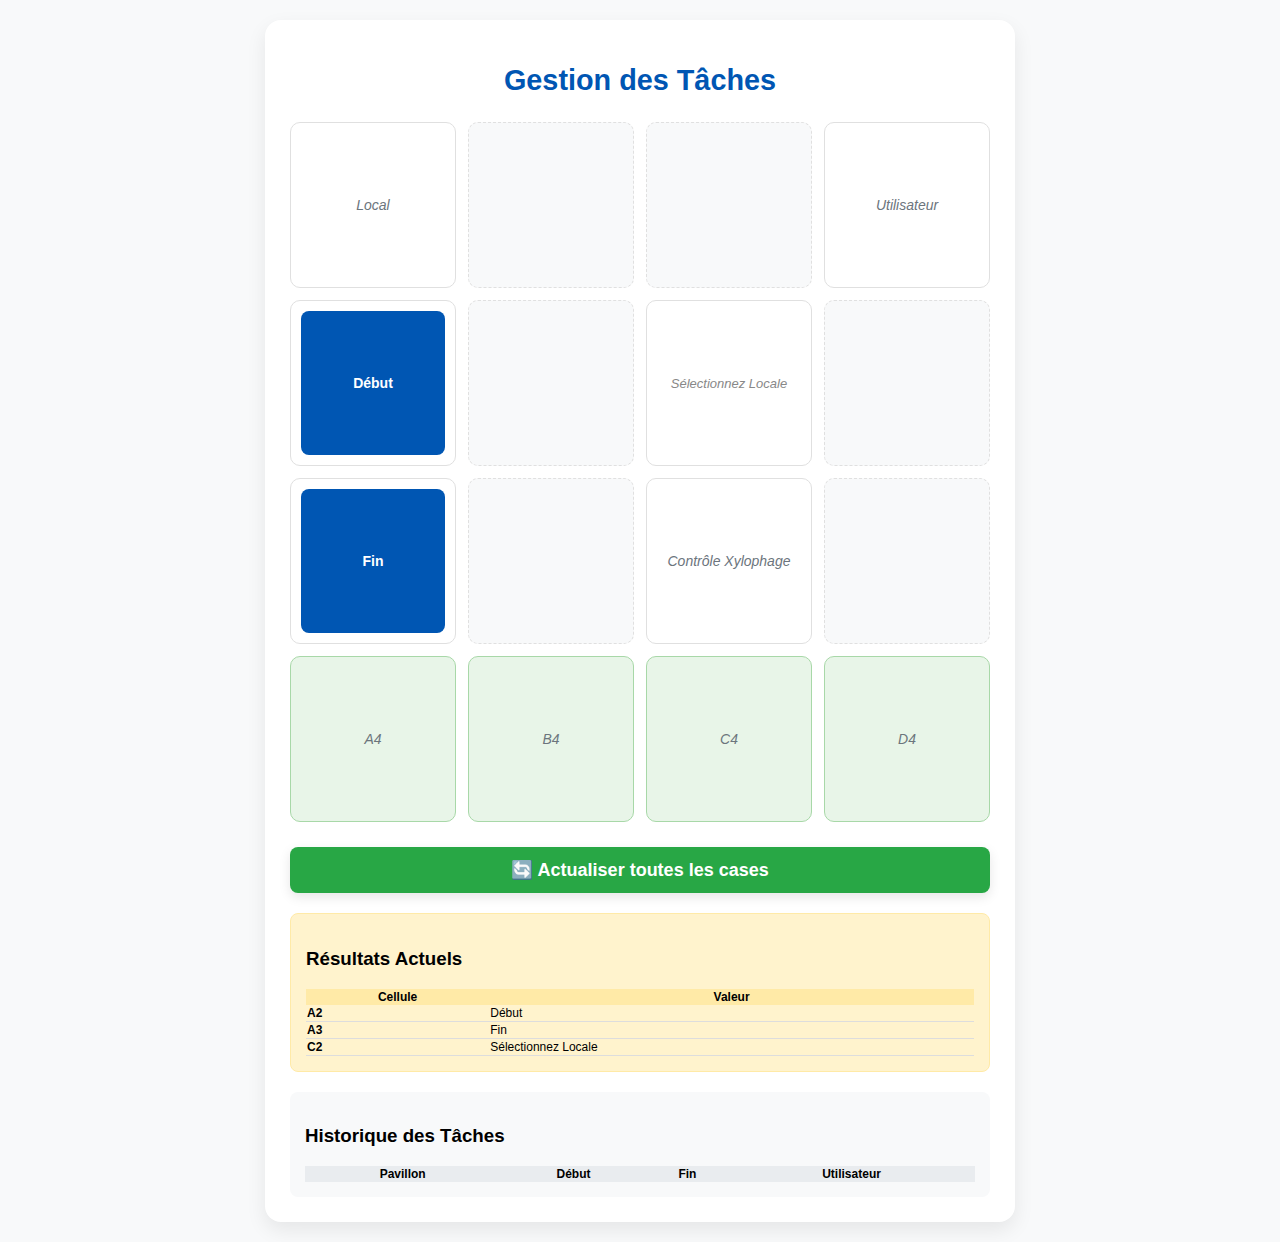
<file: index.html>
<!DOCTYPE html>
<html lang="fr">
<head>
    <meta charset="UTF-8">
    <meta name="viewport" content="width=device-width, initial-scale=1.0">
    <title>Matrice 4x4 - Gestion de Tâche</title>
    <link rel="stylesheet" href="style.css">
</head>
<body>
    <div id="notification-banner">Tâche complète ! 🎉</div>

    <div class="container">
        <h1>Gestion des Tâches</h1>
        <div class="grid">
            <div class="cell" id="a1" data-initial-text="Local">
                <span class="cell-content placeholder">Local</span>
                <div class="dropdown-menu"></div>
            </div>
            <div class="cell empty-cell" id="b1"></div>
            <div class="cell empty-cell" id="c1"></div>
            <div class="cell" id="d1" data-initial-text="Utilisateur">
                <span class="cell-content placeholder">Utilisateur</span>
                <div class="dropdown-menu"></div>
            </div>
            <div class="cell" id="a2" data-initial-text="Début Tâche">
                <button>Début</button>
            </div>
            <div class="cell empty-cell" id="b2"></div>
            <div class="cell" id="c2" data-initial-text="">
                <span class="cell-content placeholder">Sélectionnez une locale</span>
            </div>
            <div class="cell empty-cell" id="d2"></div>
            <div class="cell" id="a3" data-initial-text="Fin Tâche">
                <button>Fin</button>
            </div>
            <div class="cell empty-cell" id="b3"></div>
            <div class="cell" id="c3" data-initial-text="Contrôle Xylophage">
                <span class="cell-content placeholder">Contrôle Xylophage</span>
                <div class="dropdown-menu"></div>
            </div>
            <div class="cell empty-cell" id="d3"></div>
            <div class="cell optional-cell" id="a4" data-initial-text="A4">
                <span class="cell-content placeholder">A4</span>
                <div class="dropdown-menu"></div>
            </div>
            <div class="cell optional-cell" id="b4" data-initial-text="B4">
                <span class="cell-content placeholder">B4</span>
                <div class="dropdown-menu"></div>
            </div>
            <div class="cell optional-cell" id="c4" data-initial-text="C4">
                <span class="cell-content placeholder">C4</span>
                <div class="dropdown-menu"></div>
            </div>
            <div class="cell optional-cell" id="d4" data-initial-text="D4">
                <span class="cell-content placeholder">D4</span>
                <div class="dropdown-menu"></div>
            </div>
        </div>
        <button id="refresh-button">🔄 Actualiser toutes les cases</button>
    </div>

    <script src="index.js"></script>
</body>
</html>
</file>
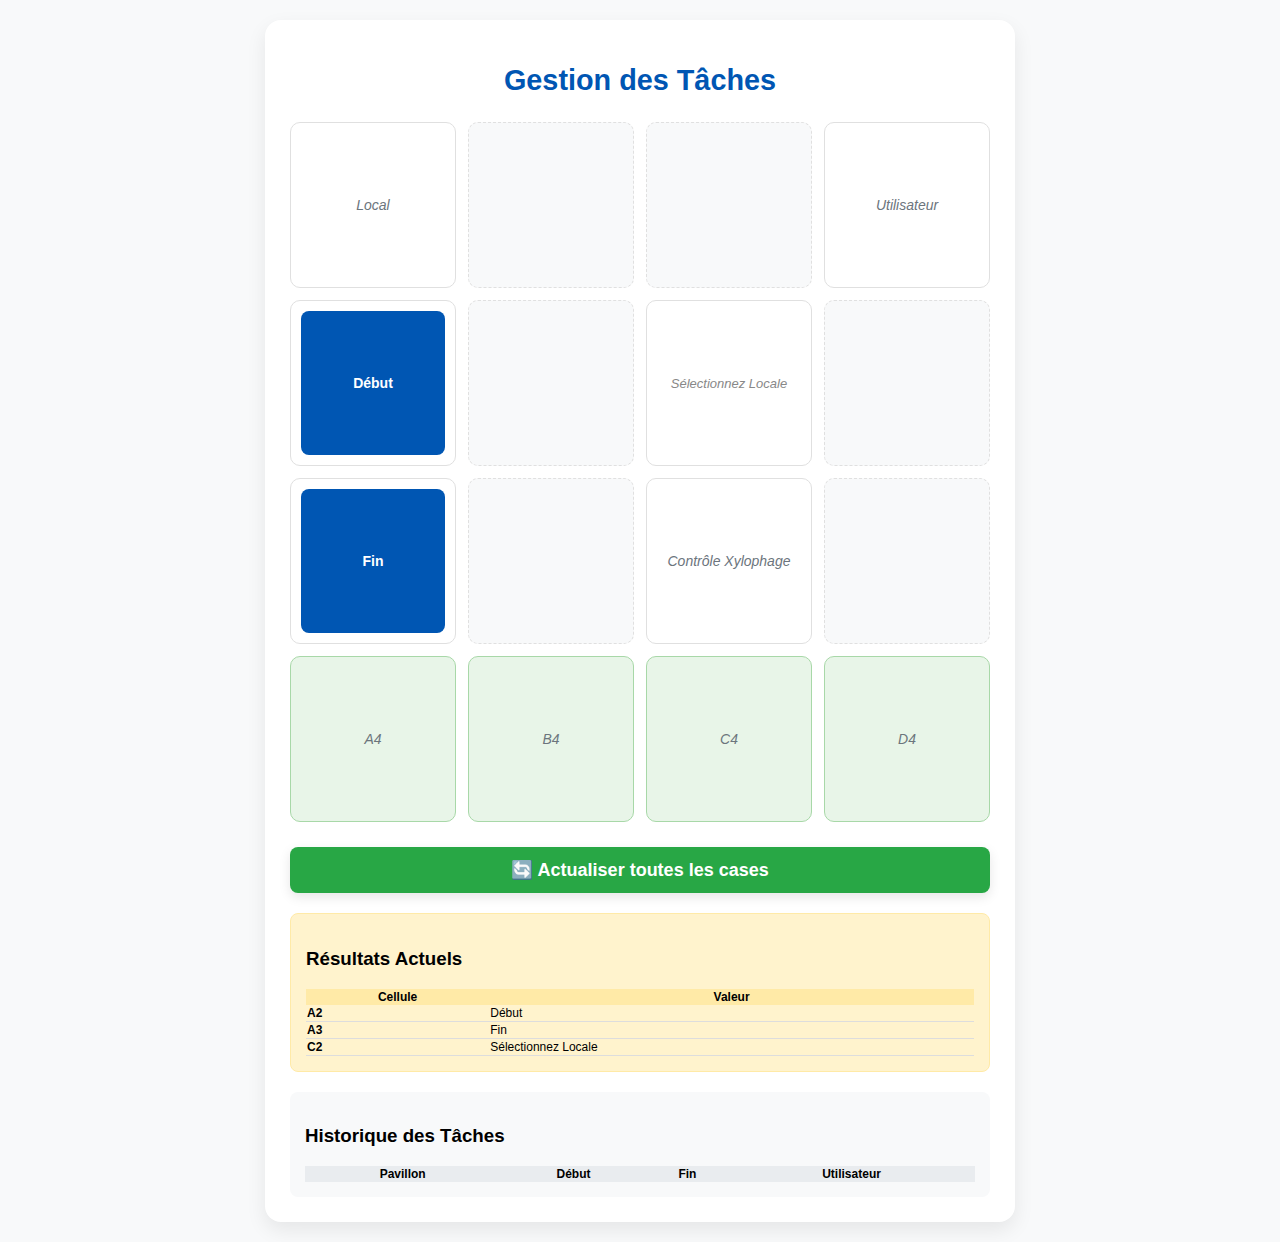
<file: index3.html>
<!DOCTYPE html>
<html lang="fr">
<head>
    <meta charset="UTF-8">
    <meta name="viewport" content="width=device-width, initial-scale=1.0">
    <title>Matrice 4x4 - Gestion de Tâche</title>
    <link rel="stylesheet" href="style3.css">
</head>
<body>
    <div id="notification-banner">Tâche complète ! 🎉</div>

    <div class="container">
        <h1>Gestion des Tâches</h1>
        <div class="grid">
            <div class="cell" id="a1" data-initial-text="Local">
                <span class="cell-content placeholder">Local</span>
                <div class="dropdown-menu"></div>
            </div>
            <div class="cell empty-cell" id="b1"></div>
            <div class="cell empty-cell" id="c1"></div>
            <div class="cell" id="d1" data-initial-text="Utilisateur">
                <span class="cell-content placeholder">Utilisateur</span>
                <div class="dropdown-menu"></div>
            </div>
            <div class="cell" id="a2" data-initial-text="Début Tâche">
                <button>Début</button>
            </div>
            <div class="cell empty-cell" id="b2"></div>
            <div class="cell" id="c2" data-initial-text="">
                <span class="cell-content placeholder">Contrôle Rat</span>
            </div>
            <div class="cell empty-cell" id="d2"></div>
            <div class="cell" id="a3" data-initial-text="Fin Tâche">
                <button>Fin</button>
            </div>
            <div class="cell empty-cell" id="b3"></div>
            <div class="cell" id="c3" data-initial-text="Contrôle Xylophage">
                <span class="cell-content placeholder">Contrôle Xylophage</span>
                <div class="dropdown-menu"></div>
            </div>
            <div class="cell empty-cell" id="d3"></div>
            <div class="cell optional-cell" id="a4" data-initial-text="A4">
                <span class="cell-content placeholder">A4</span>
                <div class="dropdown-menu"></div>
            </div>
            <div class="cell optional-cell" id="b4" data-initial-text="B4">
                <span class="cell-content placeholder">B4</span>
                <div class="dropdown-menu"></div>
            </div>
            <div class="cell optional-cell" id="c4" data-initial-text="C4">
                <span class="cell-content placeholder">C4</span>
                <div class="dropdown-menu"></div>
            </div>
            <div class="cell optional-cell" id="d4" data-initial-text="D4">
                <span class="cell-content placeholder">D4</span>
                <div class="dropdown-menu"></div>
            </div>
        </div>
        <button id="refresh-button">🔄 Actualiser toutes les cases</button>
    </div>

    <script src="index3.js"></script>
</body>
</html>
</file>
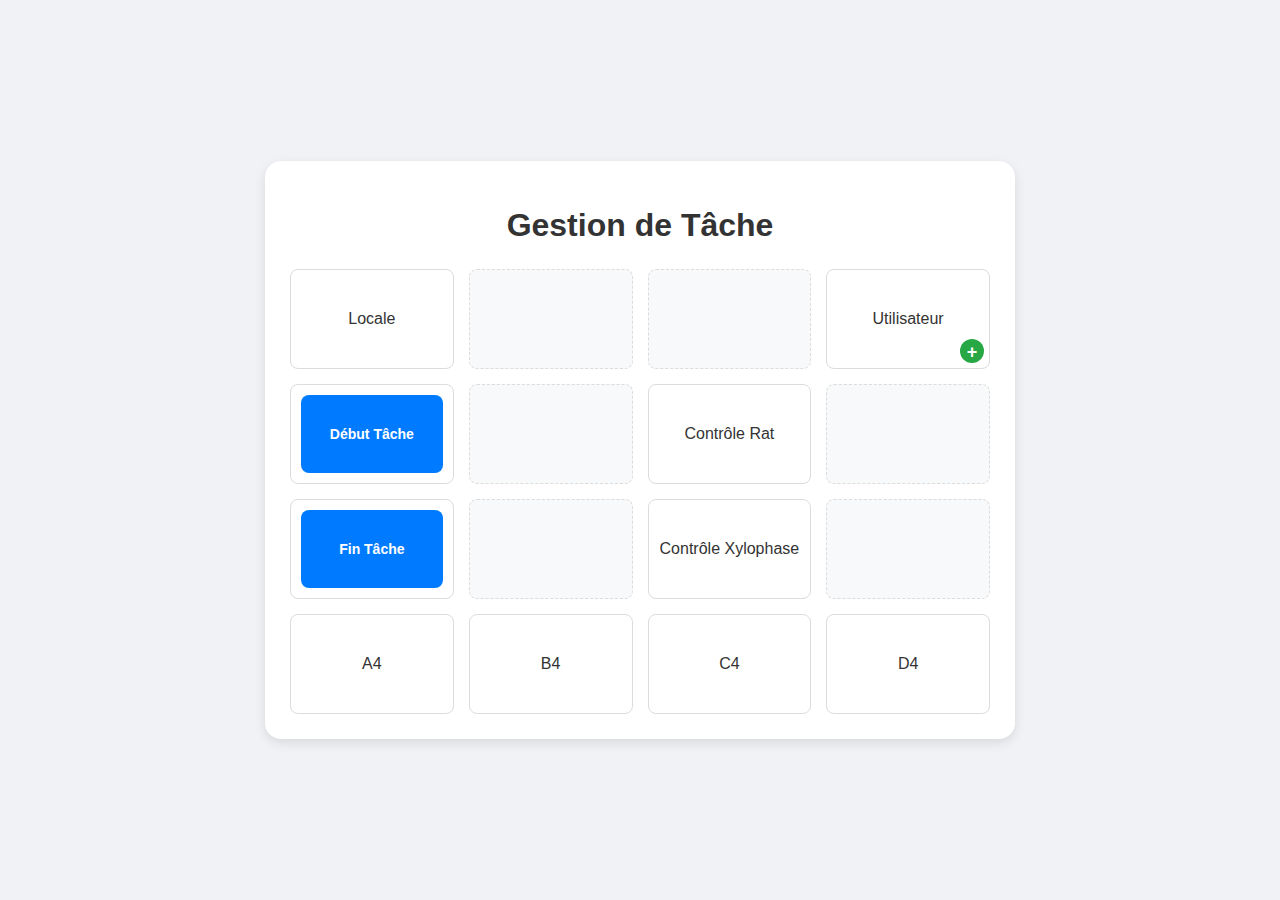
<file: taches3.html>
<!DOCTYPE html>
<html lang="fr">
<head>
    <meta charset="UTF-8">
    <meta name="viewport" content="width=device-width, initial-scale=1.0">
    <title>Matrice 4x4 - Gestion de Tâche</title>
    <style>
        /* --- Styles Généraux --- */
        body {
            font-family: -apple-system, BlinkMacSystemFont, "Segoe UI", Roboto, Helvetica, Arial, sans-serif;
            background-color: #f0f2f5;
            display: flex;
            justify-content: center;
            align-items: center;
            min-height: 100vh;
            margin: 0;
            padding: 20px;
            box-sizing: border-box;
        }

        .container {
            width: 100%;
            max-width: 700px;
            background: #ffffff;
            padding: 25px;
            border-radius: 16px;
            box-shadow: 0 4px 12px rgba(0, 0, 0, 0.1);
        }

        h1 {
            text-align: center;
            color: #333;
            margin-bottom: 25px;
        }

        /* --- Grille 4x4 --- */
        .grid {
            display: grid;
            grid-template-columns: repeat(4, 1fr);
            gap: 15px;
        }

        .cell {
            position: relative;
            display: flex;
            justify-content: center;
            align-items: center;
            height: 100px;
            border: 1px solid #dcdcdc;
            border-radius: 8px;
            font-size: 16px;
            color: #333;
            background-color: #fff;
            cursor: pointer;
            transition: all 0.2s ease-in-out;
            padding: 10px;
            box-sizing: border-box;
            text-align: center;
        }

        .cell:hover:not(.empty-cell) {
            border-color: #007bff;
            box-shadow: 0 0 8px rgba(0, 123, 255, 0.2);
        }
        
        /* Cellule vide/non-interactive */
        .empty-cell {
            background-color: #f8f9fa;
            border-style: dashed;
            cursor: default;
        }

        /* --- Éléments dans les cellules --- */
        .cell-content {
            font-weight: 500;
        }

        .cell button {
            width: 100%;
            height: 100%;
            border: none;
            background: #007bff;
            color: white;
            border-radius: 8px;
            cursor: pointer;
            font-size: 14px;
            font-weight: bold;
            transition: background-color 0.2s;
        }
        
        .cell button:hover {
            background: #0056b3;
        }
        
        #d1 .add-user-btn {
            position: absolute;
            bottom: 5px;
            right: 5px;
            border: none;
            background-color: #28a745;
            color: white;
            width: 24px;
            height: 24px;
            border-radius: 50%;
            font-size: 18px;
            line-height: 24px;
            cursor: pointer;
        }

        /* --- Menu déroulant --- */
        .dropdown-menu {
            display: none;
            position: absolute;
            top: 105%;
            left: 0;
            width: 100%;
            background-color: white;
            border: 1px solid #dcdcdc;
            border-radius: 8px;
            box-shadow: 0 4px 12px rgba(0, 0, 0, 0.1);
            z-index: 10;
            max-height: 200px;
            overflow-y: auto;
        }

        .dropdown-menu.show {
            display: block;
        }

        .dropdown-item {
            padding: 12px 15px;
            cursor: pointer;
            border-bottom: 1px solid #f0f0f0;
            transition: background-color 0.2s;
            display: flex;
            justify-content: space-between;
            align-items: center;
        }
        
        .dropdown-item:last-child {
            border-bottom: none;
        }

        .dropdown-item:hover {
            background-color: #f0f2f5;
        }
        
        .dropdown-item-content {
            flex-grow: 1;
        }

        .add-item {
            font-style: italic;
            color: #007bff;
            background-color: #f8f9fa;
            text-align: center;
            font-weight: bold;
        }
        
        .text-green {
            color: #28a745;
            font-weight: bold;
        }

        .text-red {
            color: #dc3545;
            font-weight: bold;
        }

        .delete-btn {
            background: none;
            border: none;
            color: #dc3545;
            font-size: 16px;
            cursor: pointer;
            margin-left: 10px;
            padding: 0;
            opacity: 0.5;
            transition: opacity 0.2s;
        }
        
        .delete-btn:hover {
            opacity: 1;
        }


        /* --- Responsive Design --- */
        @media (max-width: 600px) {
            .grid {
                gap: 10px;
            }
            .cell {
                height: 80px;
                font-size: 14px;
            }
        }
    </style>
</head>
<body>

<div class="container">
    <h1>Gestion de Tâche</h1>
    <div class="grid">
        <div class="cell" id="a1">
            <span class="cell-content">Locale</span>
            <div class="dropdown-menu"></div>
        </div>
        <div class="cell empty-cell" id="b1"></div>
        <div class="cell empty-cell" id="c1"></div>
        <div class="cell" id="d1">
            <span class="cell-content">Utilisateur</span>
            <button class="add-user-btn" title="Ajouter un prénom">+</button>
            <div class="dropdown-menu"></div>
        </div>

        <div class="cell" id="a2"><button>Début Tâche</button></div>
        <div class="cell empty-cell" id="b2"></div>
        <div class="cell" id="c2">
            <span class="cell-content">Contrôle Rat</span>
            <div class="dropdown-menu"></div>
        </div>
        <div class="cell empty-cell" id="d2"></div>

        <div class="cell" id="a3"><button>Fin Tâche</button></div>
        <div class="cell empty-cell" id="b3"></div>
        <div class="cell" id="c3">
            <span class="cell-content">Contrôle Xylophase</span>
            <div class="dropdown-menu"></div>
        </div>
        <div class="cell empty-cell" id="d3"></div>

        <div class="cell" id="a4">
            <span class="cell-content">A4</span>
            <div class="dropdown-menu"></div>
        </div>
        <div class="cell" id="b4">
            <span class="cell-content">B4</span>
            <div class="dropdown-menu"></div>
        </div>
        <div class="cell" id="c4">
            <span class="cell-content">C4</span>
            <div class="dropdown-menu"></div>
        </div>
        <div class="cell" id="d4">
            <span class="cell-content">D4</span>
            <div class="dropdown-menu"></div>
        </div>
    </div>
</div>

<script>
document.addEventListener('DOMContentLoaded', function() {
    
    // Noms d'utilisateur initiaux pour la réinitialisation
    const initialUsers = ['Anniva', 'Tina'];
    
    // --- FONCTION UTILITAIRE POUR CRÉER UN ÉLÉMENT ---
    function createDropdownItem(text, deletable = false) {
        const item = document.createElement('div');
        item.className = 'dropdown-item';
        const contentSpan = document.createElement('span');
        contentSpan.className = 'dropdown-item-content';
        contentSpan.textContent = text;
        item.appendChild(contentSpan);

        if (deletable) {
            const deleteBtn = document.createElement('button');
            deleteBtn.className = 'delete-btn';
            deleteBtn.textContent = '🗑️';
            item.appendChild(deleteBtn);
        }
        return item;
    }

    // --- FONCTION DE RÉINITIALISATION DE D1 ---
    function resetD1() {
        const d1Menu = document.querySelector('#d1 .dropdown-menu');
        // Vider le menu
        d1Menu.innerHTML = '';
        // Réinsérer les noms d'utilisateur initiaux
        initialUsers.forEach(user => {
            d1Menu.appendChild(createDropdownItem(user));
        });
        // Réinitialiser le contenu affiché de la cellule D1
        document.querySelector('#d1 .cell-content').textContent = 'Utilisateur';
    }

    // --- CONFIGURATION INITIALE DES CELLULES ---

    // A1
    const a1Menu = document.querySelector('#a1 .dropdown-menu');
    for (let i = 1; i <= 10; i++) {
        a1Menu.appendChild(createDropdownItem(`P${i}`));
    }
    
    // D1
    const d1Menu = document.querySelector('#d1 .dropdown-menu');
    initialUsers.forEach(user => {
        d1Menu.appendChild(createDropdownItem(user));
    });
    
    // C2
    const c2Menu = document.querySelector('#c2 .dropdown-menu');
    const ratItem = createDropdownItem('Rat');
    ratItem.dataset.colorState = '0';
    c2Menu.appendChild(ratItem);
    
    const addPlaceItem = createDropdownItem('Ajouter un endroit...');
    addPlaceItem.classList.add('add-item');
    c2Menu.appendChild(addPlaceItem);

    // C3
    const c3Menu = document.querySelector('#c3 .dropdown-menu');
    const xylophaseItem = createDropdownItem('Xylophase');
    xylophaseItem.dataset.colorState = '0';
    c3Menu.appendChild(xylophaseItem);


    // A4, B4, C4, D4
    const row4Cells = ['#a4', '#b4', '#c4', '#d4'];
    const row4Options = ['Vide', '1', '2', '3'];
    row4Cells.forEach(cellId => {
        const menu = document.querySelector(`${cellId} .dropdown-menu`);
        row4Options.forEach(optionText => {
            menu.appendChild(createDropdownItem(optionText));
        });
    });

    // --- GESTION DES ÉVÉNEMENTS ---

    const grid = document.querySelector('.grid');
    let activeMenu = null;

    grid.addEventListener('click', function(event) {
        const cell = event.target.closest('.cell');
        if (!cell || cell.classList.contains('empty-cell')) return;
        
        // Clic sur le bouton de suppression
        if (event.target.classList.contains('delete-btn')) {
            const itemToDelete = event.target.closest('.dropdown-item');
            if (itemToDelete) {
                itemToDelete.remove();
                // Vérifier si la liste D1 doit être réinitialisée
                const d1MenuItems = d1Menu.querySelectorAll('.dropdown-item');
                let userCreatedItemsExist = false;
                d1MenuItems.forEach(item => {
                    const content = item.querySelector('.dropdown-item-content').textContent;
                    if (!initialUsers.includes(content)) {
                        userCreatedItemsExist = true;
                    }
                });
                if (!userCreatedItemsExist) {
                    resetD1();
                }
            }
            return;
        }

        // Clic sur le bouton "+" dans D1
        if (event.target.classList.contains('add-user-btn')) {
            const newName = prompt("Veuillez entrer un nouveau prénom :");
            if (newName && newName.trim() !== '') {
                d1Menu.appendChild(createDropdownItem(newName.trim(), true));
                alert(`"${newName.trim()}" a été ajouté à la liste.`);
            }
            return;
        }

        // Clic sur un bouton d'heure
        if (event.target.tagName === 'BUTTON' && event.target.textContent !== '+' && event.target.textContent !== '🗑️') {
            const now = new Date();
            const hours = String(now.getHours()).padStart(2, '0');
            const minutes = String(now.getMinutes()).padStart(2, '0');
            const timeString = `${hours}:${minutes}`;
            
            cell.innerHTML = `<span class="cell-content">${timeString}</span>`;
            cell.style.cursor = 'default';
            return;
        }

        // Clic sur une option dans un menu déroulant
        const dropdownItem = event.target.closest('.dropdown-item');
        if (dropdownItem) {
            
            // Cas pour "Ajouter un endroit..." dans C2
            if (cell.id === 'c2' && dropdownItem.classList.contains('add-item')) {
                const newPlace = prompt("Ajouter un nouvel endroit :");
                if (newPlace && newPlace.trim() !== '') {
                    const newItem = createDropdownItem(newPlace.trim(), true);
                    newItem.dataset.colorState = '0';
                    c2Menu.insertBefore(newItem, dropdownItem);
                }
                return;
            }

            // Logique de changement de couleur pour C2 et C3
            if ((cell.id === 'c2' && !dropdownItem.classList.contains('add-item')) || cell.id === 'c3') {
                const item = dropdownItem;
                let currentState = parseInt(item.dataset.colorState || '0');
                
                currentState = (currentState + 1) % 3;
                item.dataset.colorState = currentState;
                
                item.classList.remove('text-green', 'text-red');
                if (currentState === 1) {
                    item.classList.add('text-green');
                } else if (currentState === 2) {
                    item.classList.add('text-red');
                }
                
                return;
            }
            
            // Comportement normal pour toutes les autres cellules
            const contentSpan = cell.querySelector('.cell-content');
            contentSpan.textContent = dropdownItem.querySelector('.dropdown-item-content').textContent;
            if (activeMenu) {
                activeMenu.classList.remove('show');
                activeMenu = null;
            }
            return;
        }
        
        // Clic pour ouvrir ou fermer un menu
        const menu = cell.querySelector('.dropdown-menu');
        if (menu) {
            if (activeMenu && activeMenu !== menu) {
                activeMenu.classList.remove('show');
            }
            menu.classList.toggle('show');
            activeMenu = menu.classList.contains('show') ? menu : null;
        }
    });

    // Fermer le menu si on clique ailleurs
    document.addEventListener('click', function(event) {
        if (!event.target.closest('.cell') && activeMenu) {
            activeMenu.classList.remove('show');
            activeMenu = null;
        }
    });
});
</script>

</body>
</html>
</file>
<file: style.css>
/* style.css */
:root {
    --primary-color: #0056b3;
    --primary-hover-color: #00448a;
    --success-color: #28a745;
    --success-hover-color: #218838;
    --text-color: #333;
    --secondary-text-color: #6c757d;
    --border-color: #e0e0e0;
    --bg-color: #f8f9fa;
    --card-bg-color: #ffffff;
    --shadow-light: 0 2px 8px rgba(0, 0, 0, 0.05);
}

body {
    font-family: -apple-system, BlinkMacSystemFont, "Segoe UI", Roboto, Helvetica, Arial, sans-serif;
    background-color: var(--bg-color);
    display: flex;
    flex-direction: column;
    justify-content: center;
    align-items: center;
    min-height: 10vh;
    margin: 0;
    padding: 20px;
}

.container {
    width: 100%;
    max-width: 700px;
    background: var(--card-bg-color);
    padding: 25px;
    border-radius: 16px;
    box-shadow: 0 8px 20px rgba(0, 0, 0, 0.08);
}

h1 {
    text-align: center;
    color: var(--primary-color);
    margin-bottom: 25px;
    font-size: clamp(1.2rem, 4vw, 1.8rem);
    font-weight: 600;
}

.grid {
    display: grid;
    grid-template-columns: repeat(4, 1fr);
    gap: 12px;
}

.cell {
    position: relative;
    display: flex;
    flex-direction: column;
    justify-content: center;
    align-items: center;
    aspect-ratio: 1/1;
    border: 1px solid var(--border-color);
    border-radius: 10px;
    color: var(--text-color);
    background-color: var(--card-bg-color);
    cursor: pointer;
    transition: all 0.2s ease-in-out;
    padding: 10px;
    text-align: center;
    word-break: break-word;
    box-sizing: border-box;
}

/* Texte principal responsive */
.cell-content {
    font-weight: 500;
    text-align: center;
    overflow: hidden;
    text-overflow: ellipsis;
    display: flex;
    align-items: center;
    justify-content: center;
    width: 100%;
    height: 100%;
    padding: 4px;
    box-sizing: border-box;
    font-size: clamp(10px, 2.5vw, 16px);
}

/* Pour les boutons */
.cell button {
    width: 100%;
    height: 100%;
    border: none;
    background: var(--primary-color);
    color: white;
    border-radius: 8px;
    cursor: pointer;
    font-weight: bold;
    transition: background-color 0.2s;
    padding: 5px;
    font-size: clamp(10px, 2vw, 14px);
}

/* Texte des placeholders */
.cell-content.placeholder {
    font-style: italic;
    color: var(--secondary-text-color);
    font-size: clamp(9px, 2vw, 14px);
}

/* Ajustement spécifique pour le texte "Sélectionnez Locale" */
.placeholder-text {
    color: #888;
    font-style: italic;
    font-size: clamp(9px, 2vw, 13px) !important;
}

.cell#c2 {
    display: flex;
    align-items: center;
    justify-content: center;
    padding: 8px;
}

.cell:hover:not(.empty-cell):not(.default-user-active) {
    border-color: var(--primary-color);
    box-shadow: var(--shadow-light);
}

.empty-cell {
    background-color: var(--bg-color);
    border: 1px dashed var(--border-color);
    cursor: default;
}

/* Texte spécifique pour C2 */
#c2 .cell-content {
    font-size: clamp(12px, 3vw, 18px);
    font-weight: 500;
}

.cell .button-container {
    display: flex;
    gap: 8px;
    width: 100%;
    height: 100%;
    justify-content: center;
    align-items: center;
}

.cell .choice-button {
    flex-grow: 1;
    height: 80%;
    background: var(--bg-color);
    color: var(--primary-color);
    border: 1px solid var(--primary-color);
    border-radius: 8px;
    font-weight: bold;
    transition: all 0.2s;
    font-size: clamp(12px, 2.5vw, 16px);
}

.cell .choice-button:hover {
    background: var(--primary-color);
    color: white;
}

/* Styles pour la liste des lieux */
.location-container {
    display: flex;
    flex-direction: column;
    width: 100%;
    height: 100%;
    align-items: center;
    justify-content: center;
}

.location-list {
    display: flex;
    flex-direction: column;
    gap: 4px;
    width: 100%;
    max-height: 80%;
    overflow-y: auto;
}

.location-item {
    padding: 6px 8px;
    border: 1px solid var(--border-color);
    border-radius: 8px;
    background-color: var(--card-bg-color);
    text-align: center;
    cursor: pointer;
    transition: all 0.2s ease-in-out;
    font-size: clamp(9px, 2vw, 13px);
    margin: 2px 0;
    box-sizing: border-box;
}

.location-item:hover {
    background-color: #e9ecef;
}

.location-item.empty {
    font-style: italic;
    color: var(--secondary-text-color);
}

.list-add-button {
    padding: 4px 6px;
    border: 1px solid var(--border-color);
    border-radius: 8px;
    background-color: var(--primary-color);
    color: white;
    font-weight: bold;
    text-align: center;
    cursor: pointer;
    transition: background-color 0.2s;
    font-size: clamp(14px, 3vw, 20px);
    width: 100%;
    margin-top: auto;
}

.list-add-button:hover {
    background-color: var(--primary-hover-color);
}

.add-button {
    width: 100%;
    padding: 8px;
    background-color: var(--primary-color);
    color: white;
    border: none;
    border-radius: 8px;
    font-weight: bold;
    cursor: pointer;
    transition: background-color 0.2s;
    margin-top: 8px;
    font-size: clamp(16px, 3vw, 24px);
    line-height: 1;
}

.add-button:hover {
    background-color: var(--primary-hover-color);
}

.dropdown-menu {
    display: none;
    position: absolute;
    top: calc(100% + 5px);
    left: 0;
    width: 100%;
    background-color: var(--card-bg-color);
    border: 1px solid var(--border-color);
    border-radius: 10px;
    box-shadow: 0 4px 15px rgba(0, 0, 0, 0.1);
    z-index: 10;
    max-height: 200px;
    overflow-y: auto;
}

.dropdown-menu.show { display: block; }

.dropdown-item {
    padding: 10px 12px;
    cursor: pointer;
    border-bottom: 1px solid var(--border-color);
    transition: background-color 0.2s;
    display: flex;
    justify-content: space-between;
    align-items: center;
    font-size: clamp(12px, 2.5vw, 16px);
}

.dropdown-item:last-child { border-bottom: none; }
.dropdown-item:hover { background-color: var(--bg-color); }
.dropdown-item-content { flex-grow: 1; }

.add-item {
    font-size: clamp(16px, 3vw, 24px);
    padding: 8px 15px;
    color: var(--primary-color);
    font-weight: bold;
    text-align: center;
}

.text-green {
    color: #28a745;
    font-weight: bold;
}

.text-red {
    color: #dc3545;
    font-weight: bold;
}

.default-user {
    opacity: 0.8;
    font-style: italic;
    font-weight: 500;
}

.default-user-active {
    cursor: default;
    background-color: #e9f0f6;
    border-color: var(--primary-color);
}

#c2.text-green {
    background-color: #d4edda !important;
    color: #155724 !important;
}

#c2.text-red {
    background-color: #f8d7da !important;
    color: #721c24 !important;
}

#refresh-button {
    margin-top: 25px;
    padding: 12px 25px;
    background-color: var(--success-color);
    color: white;
    border: none;
    border-radius: 8px;
    font-weight: bold;
    cursor: pointer;
    transition: background-color 0.2s, transform 0.2s;
    box-shadow: 0 4px 12px rgba(0, 0, 0, 0.1);
    font-size: clamp(14px, 2vw, 18px);
    width: 100%;
}

#refresh-button:hover {
    background-color: var(--success-hover-color);
    transform: translateY(-2px);
}

#notification-banner {
    position: fixed;
    top: 20px;
    left: 50%;
    transform: translateX(-50%);
    padding: 12px 25px;
    background-color: var(--success-color);
    color: white;
    font-weight: bold;
    border-radius: 8px;
    box-shadow: 0 4px 12px rgba(0, 0, 0, 0.2);
    z-index: 100;
    opacity: 0;
    visibility: hidden;
    transition: opacity 0.5s ease-in-out, visibility 0.5s;
    pointer-events: none;
    max-width: 90%;
    text-align: center;
    font-size: clamp(14px, 3vw, 18px);
}

#notification-banner.show {
    opacity: 1;
    visibility: visible;
}

/* Scrollbar Style */
::-webkit-scrollbar {
    width: 8px;
}

::-webkit-scrollbar-track {
    background: #f1f1f1;
    border-radius: 10px;
}

::-webkit-scrollbar-thumb {
    background: #c0c0c0;
    border-radius: 10px;
}

::-webkit-scrollbar-thumb:hover {
    background: #a0a0a0;
}

/* Media queries pour différents breakpoints */
@media (max-width: 768px) {
    .container {
        padding: 15px;
    }
    
    .grid {
        gap: 10px;
    }
    
    .cell {
        padding: 6px;
    }
    
    .cell-content {
        font-size: clamp(9px, 2vw, 14px);
    }
    
    .cell-content.placeholder {
        font-size: clamp(8px, 1.8vw, 12px);
    }
    
    #c2 .cell-content {
        font-size: clamp(10px, 2.5vw, 16px);
    }
    
    .location-item {
        font-size: clamp(8px, 1.8vw, 12px);
        padding: 4px 6px;
    }
    
    .list-add-button {
        font-size: clamp(12px, 2.5vw, 16px);
        padding: 3px 5px;
    }
    
    .dropdown-item {
        font-size: clamp(10px, 2vw, 14px);
        padding: 8px 10px;
    }
    
    .choice-button {
        font-size: clamp(10px, 2vw, 14px);
    }
}

@media (max-width: 480px) {
    body {
        padding: 10px;
    }
    
    .container {
        padding: 12px;
    }
    
    .grid {
        gap: 8px;
    }
    
    h1 {
        font-size: clamp(1rem, 4vw, 1.5rem);
        margin-bottom: 20px;
    }
    
    .cell {
        padding: 4px;
    }
    
    .cell-content {
        font-size: clamp(8px, 1.8vw, 12px);
    }
    
    .cell button {
        font-size: clamp(8px, 1.5vw, 12px);
    }
    
    .cell-content.placeholder {
        font-size: clamp(7px, 1.5vw, 10px);
    }
    
    #c2 .cell-content {
        font-size: clamp(9px, 2vw, 14px);
    }
    
    .location-item {
        font-size: clamp(7px, 1.5vw, 10px);
        padding: 3px 5px;
    }
    
    .list-add-button {
        font-size: clamp(10px, 2vw, 14px);
    }
    
    .dropdown-item {
        font-size: clamp(9px, 1.8vw, 12px);
        padding: 6px 8px;
    }
    
    #refresh-button {
        font-size: clamp(12px, 1.8vw, 16px);
        padding: 10px 20px;
        margin-top: 20px;
    }
    
    .choice-button {
        font-size: clamp(9px, 1.8vw, 12px);
    }
}

@media (max-width: 320px) {
    .container {
        padding: 10px;
    }
    
    .grid {
        gap: 6px;
    }
    
    .cell-content {
        font-size: clamp(7px, 1.5vw, 10px);
    }
    
    .cell-content.placeholder {
        font-size: clamp(6px, 1.2vw, 8px);
    }
    
    #c2 .cell-content {
        font-size: clamp(8px, 1.8vw, 12px);
    }
    
    .location-item {
        font-size: clamp(6px, 1.2vw, 8px);
    }
    
    .list-add-button {
        font-size: clamp(8px, 1.5vw, 12px);
    }
    
    .dropdown-item {
        font-size: clamp(8px, 1.5vw, 10px);
        padding: 5px 6px;
    }
    
    #refresh-button {
        font-size: clamp(10px, 1.5vw, 14px);
        padding: 8px 16px;
    }
}

/* Classes pour les couleurs de fond des cellules */
.text-red {
    background-color: #ff9999; /* Une couleur rouge claire */
}

.text-green {
    background-color: #99ff99; /* Une couleur verte claire */
}

/* Style pour les cases facultatives (vert) */
.optional-cell {
    background-color: #e8f5e8 !important; /* Vert très clair */
    border-color: #a8d8a8 !important;
}

.optional-cell:hover {
    background-color: #d4edda !important; /* Vert clair au survol */
    border-color: #28a745 !important;
}
</file>
<file: style3.css>
/* style.css */
:root {
    --primary-color: #0056b3;
    --primary-hover-color: #00448a;
    --success-color: #28a745;
    --success-hover-color: #218838;
    --text-color: #333;
    --secondary-text-color: #6c757d;
    --border-color: #e0e0e0;
    --bg-color: #f8f9fa;
    --card-bg-color: #ffffff;
    --shadow-light: 0 2px 8px rgba(0, 0, 0, 0.05);
}

body {
    font-family: -apple-system, BlinkMacSystemFont, "Segoe UI", Roboto, Helvetica, Arial, sans-serif;
    background-color: var(--bg-color);
    display: flex;
    flex-direction: column;
    justify-content: center;
    align-items: center;
    min-height: 10vh;
    margin: 0;
    padding: 20px;
}

.container {
    width: 100%;
    max-width: 700px;
    background: var(--card-bg-color);
    padding: 25px;
    border-radius: 16px;
    box-shadow: 0 8px 20px rgba(0, 0, 0, 0.08);
}

h1 {
    text-align: center;
    color: var(--primary-color);
    margin-bottom: 25px;
    font-size: clamp(1.2rem, 4vw, 1.8rem);
    font-weight: 600;
}

.grid {
    display: grid;
    grid-template-columns: repeat(4, 1fr);
    gap: 12px;
}

.cell {
    position: relative;
    display: flex;
    flex-direction: column;
    justify-content: center;
    align-items: center;
    aspect-ratio: 1/1;
    border: 1px solid var(--border-color);
    border-radius: 10px;
    color: var(--text-color);
    background-color: var(--card-bg-color);
    cursor: pointer;
    transition: all 0.2s ease-in-out;
    padding: 10px;
    text-align: center;
    word-break: break-word;
    box-sizing: border-box;
}

/* Texte principal responsive */
.cell-content {
    font-weight: 500;
    text-align: center;
    overflow: hidden;
    text-overflow: ellipsis;
    display: flex;
    align-items: center;
    justify-content: center;
    width: 100%;
    height: 100%;
    padding: 4px;
    box-sizing: border-box;
    font-size: clamp(10px, 2.5vw, 16px);
}

/* Pour les boutons */
.cell button {
    width: 100%;
    height: 100%;
    border: none;
    background: var(--primary-color);
    color: white;
    border-radius: 8px;
    cursor: pointer;
    font-weight: bold;
    transition: background-color 0.2s;
    padding: 5px;
    font-size: clamp(10px, 2vw, 14px);
}

/* Texte des placeholders */
.cell-content.placeholder {
    font-style: italic;
    color: var(--secondary-text-color);
    font-size: clamp(9px, 2vw, 14px);
}

/* Ajustement spécifique pour le texte "Sélectionnez Locale" */
.placeholder-text {
    color: #888;
    font-style: italic;
    font-size: clamp(9px, 2vw, 13px) !important;
}

.cell#c2 {
    display: flex;
    align-items: center;
    justify-content: center;
    padding: 8px;
}

.cell:hover:not(.empty-cell):not(.default-user-active) {
    border-color: var(--primary-color);
    box-shadow: var(--shadow-light);
}

.empty-cell {
    background-color: var(--bg-color);
    border: 1px dashed var(--border-color);
    cursor: default;
}

/* Texte spécifique pour C2 */
#c2 .cell-content {
    font-size: clamp(12px, 3vw, 18px);
    font-weight: 500;
}

.cell .button-container {
    display: flex;
    gap: 8px;
    width: 100%;
    height: 100%;
    justify-content: center;
    align-items: center;
}

.cell .choice-button {
    flex-grow: 1;
    height: 80%;
    background: var(--bg-color);
    color: var(--primary-color);
    border: 1px solid var(--primary-color);
    border-radius: 8px;
    font-weight: bold;
    transition: all 0.2s;
    font-size: clamp(12px, 2.5vw, 16px);
}

.cell .choice-button:hover {
    background: var(--primary-color);
    color: white;
}

/* Styles pour la liste des lieux */
.location-container {
    display: flex;
    flex-direction: column;
    width: 100%;
    height: 100%;
    align-items: center;
    justify-content: center;
}

.location-list {
    display: flex;
    flex-direction: column;
    gap: 4px;
    width: 100%;
    max-height: 80%;
    overflow-y: auto;
}

.location-item {
    padding: 6px 8px;
    border: 1px solid var(--border-color);
    border-radius: 8px;
    background-color: var(--card-bg-color);
    text-align: center;
    cursor: pointer;
    transition: all 0.2s ease-in-out;
    font-size: clamp(9px, 2vw, 13px);
    margin: 2px 0;
    box-sizing: border-box;
}

.location-item:hover {
    background-color: #e9ecef;
}

.location-item.empty {
    font-style: italic;
    color: var(--secondary-text-color);
}

.list-add-button {
    padding: 4px 6px;
    border: 1px solid var(--border-color);
    border-radius: 8px;
    background-color: var(--primary-color);
    color: white;
    font-weight: bold;
    text-align: center;
    cursor: pointer;
    transition: background-color 0.2s;
    font-size: clamp(14px, 3vw, 20px);
    width: 100%;
    margin-top: auto;
}

.list-add-button:hover {
    background-color: var(--primary-hover-color);
}

.add-button {
    width: 100%;
    padding: 8px;
    background-color: var(--primary-color);
    color: white;
    border: none;
    border-radius: 8px;
    font-weight: bold;
    cursor: pointer;
    transition: background-color 0.2s;
    margin-top: 8px;
    font-size: clamp(16px, 3vw, 24px);
    line-height: 1;
}

.add-button:hover {
    background-color: var(--primary-hover-color);
}

.dropdown-menu {
    display: none;
    position: absolute;
    top: calc(100% + 5px);
    left: 0;
    width: 100%;
    background-color: var(--card-bg-color);
    border: 1px solid var(--border-color);
    border-radius: 10px;
    box-shadow: 0 4px 15px rgba(0, 0, 0, 0.1);
    z-index: 10;
    max-height: 200px;
    overflow-y: auto;
}

.dropdown-menu.show { display: block; }

.dropdown-item {
    padding: 10px 12px;
    cursor: pointer;
    border-bottom: 1px solid var(--border-color);
    transition: background-color 0.2s;
    display: flex;
    justify-content: space-between;
    align-items: center;
    font-size: clamp(12px, 2.5vw, 16px);
}

.dropdown-item:last-child { border-bottom: none; }
.dropdown-item:hover { background-color: var(--bg-color); }
.dropdown-item-content { flex-grow: 1; }

.add-item {
    font-size: clamp(16px, 3vw, 24px);
    padding: 8px 15px;
    color: var(--primary-color);
    font-weight: bold;
    text-align: center;
}

.text-green {
    color: #28a745;
    font-weight: bold;
}

.text-red {
    color: #dc3545;
    font-weight: bold;
}

.default-user {
    opacity: 0.8;
    font-style: italic;
    font-weight: 500;
}

.default-user-active {
    cursor: default;
    background-color: #e9f0f6;
    border-color: var(--primary-color);
}

#c2.text-green {
    background-color: #d4edda !important;
    color: #155724 !important;
}

#c2.text-red {
    background-color: #f8d7da !important;
    color: #721c24 !important;
}

#refresh-button {
    margin-top: 25px;
    padding: 12px 25px;
    background-color: var(--success-color);
    color: white;
    border: none;
    border-radius: 8px;
    font-weight: bold;
    cursor: pointer;
    transition: background-color 0.2s, transform 0.2s;
    box-shadow: 0 4px 12px rgba(0, 0, 0, 0.1);
    font-size: clamp(14px, 2vw, 18px);
    width: 100%;
}

#refresh-button:hover {
    background-color: var(--success-hover-color);
    transform: translateY(-2px);
}

#notification-banner {
    position: fixed;
    top: 20px;
    left: 50%;
    transform: translateX(-50%);
    padding: 12px 25px;
    background-color: var(--success-color);
    color: white;
    font-weight: bold;
    border-radius: 8px;
    box-shadow: 0 4px 12px rgba(0, 0, 0, 0.2);
    z-index: 100;
    opacity: 0;
    visibility: hidden;
    transition: opacity 0.5s ease-in-out, visibility 0.5s;
    pointer-events: none;
    max-width: 90%;
    text-align: center;
    font-size: clamp(14px, 3vw, 18px);
}

#notification-banner.show {
    opacity: 1;
    visibility: visible;
}

/* Scrollbar Style */
::-webkit-scrollbar {
    width: 8px;
}

::-webkit-scrollbar-track {
    background: #f1f1f1;
    border-radius: 10px;
}

::-webkit-scrollbar-thumb {
    background: #c0c0c0;
    border-radius: 10px;
}

::-webkit-scrollbar-thumb:hover {
    background: #a0a0a0;
}

/* Media queries pour différents breakpoints */
@media (max-width: 768px) {
    .container {
        padding: 15px;
    }
    
    .grid {
        gap: 10px;
    }
    
    .cell {
        padding: 6px;
    }
    
    .cell-content {
        font-size: clamp(9px, 2vw, 14px);
    }
    
    .cell-content.placeholder {
        font-size: clamp(8px, 1.8vw, 12px);
    }
    
    #c2 .cell-content {
        font-size: clamp(10px, 2.5vw, 16px);
    }
    
    .location-item {
        font-size: clamp(8px, 1.8vw, 12px);
        padding: 4px 6px;
    }
    
    .list-add-button {
        font-size: clamp(12px, 2.5vw, 16px);
        padding: 3px 5px;
    }
    
    .dropdown-item {
        font-size: clamp(10px, 2vw, 14px);
        padding: 8px 10px;
    }
    
    .choice-button {
        font-size: clamp(10px, 2vw, 14px);
    }
}

@media (max-width: 480px) {
    body {
        padding: 10px;
    }
    
    .container {
        padding: 12px;
    }
    
    .grid {
        gap: 8px;
    }
    
    h1 {
        font-size: clamp(1rem, 4vw, 1.5rem);
        margin-bottom: 20px;
    }
    
    .cell {
        padding: 4px;
    }
    
    .cell-content {
        font-size: clamp(8px, 1.8vw, 12px);
    }
    
    .cell button {
        font-size: clamp(8px, 1.5vw, 12px);
    }
    
    .cell-content.placeholder {
        font-size: clamp(7px, 1.5vw, 10px);
    }
    
    #c2 .cell-content {
        font-size: clamp(9px, 2vw, 14px);
    }
    
    .location-item {
        font-size: clamp(7px, 1.5vw, 10px);
        padding: 3px 5px;
    }
    
    .list-add-button {
        font-size: clamp(10px, 2vw, 14px);
    }
    
    .dropdown-item {
        font-size: clamp(9px, 1.8vw, 12px);
        padding: 6px 8px;
    }
    
    #refresh-button {
        font-size: clamp(12px, 1.8vw, 16px);
        padding: 10px 20px;
        margin-top: 20px;
    }
    
    .choice-button {
        font-size: clamp(9px, 1.8vw, 12px);
    }
}

@media (max-width: 320px) {
    .container {
        padding: 10px;
    }
    
    .grid {
        gap: 6px;
    }
    
    .cell-content {
        font-size: clamp(7px, 1.5vw, 10px);
    }
    
    .cell-content.placeholder {
        font-size: clamp(6px, 1.2vw, 8px);
    }
    
    #c2 .cell-content {
        font-size: clamp(8px, 1.8vw, 12px);
    }
    
    .location-item {
        font-size: clamp(6px, 1.2vw, 8px);
    }
    
    .list-add-button {
        font-size: clamp(8px, 1.5vw, 12px);
    }
    
    .dropdown-item {
        font-size: clamp(8px, 1.5vw, 10px);
        padding: 5px 6px;
    }
    
    #refresh-button {
        font-size: clamp(10px, 1.5vw, 14px);
        padding: 8px 16px;
    }
}

/* Classes pour les couleurs de fond des cellules */
.text-red {
    background-color: #ff9999; /* Une couleur rouge claire */
}

.text-green {
    background-color: #99ff99; /* Une couleur verte claire */
}

/* Style pour les cases facultatives (vert) */
.optional-cell {
    background-color: #e8f5e8 !important; /* Vert très clair */
    border-color: #a8d8a8 !important;
}

.optional-cell:hover {
    background-color: #d4edda !important; /* Vert clair au survol */
    border-color: #28a745 !important;
}
</file>
